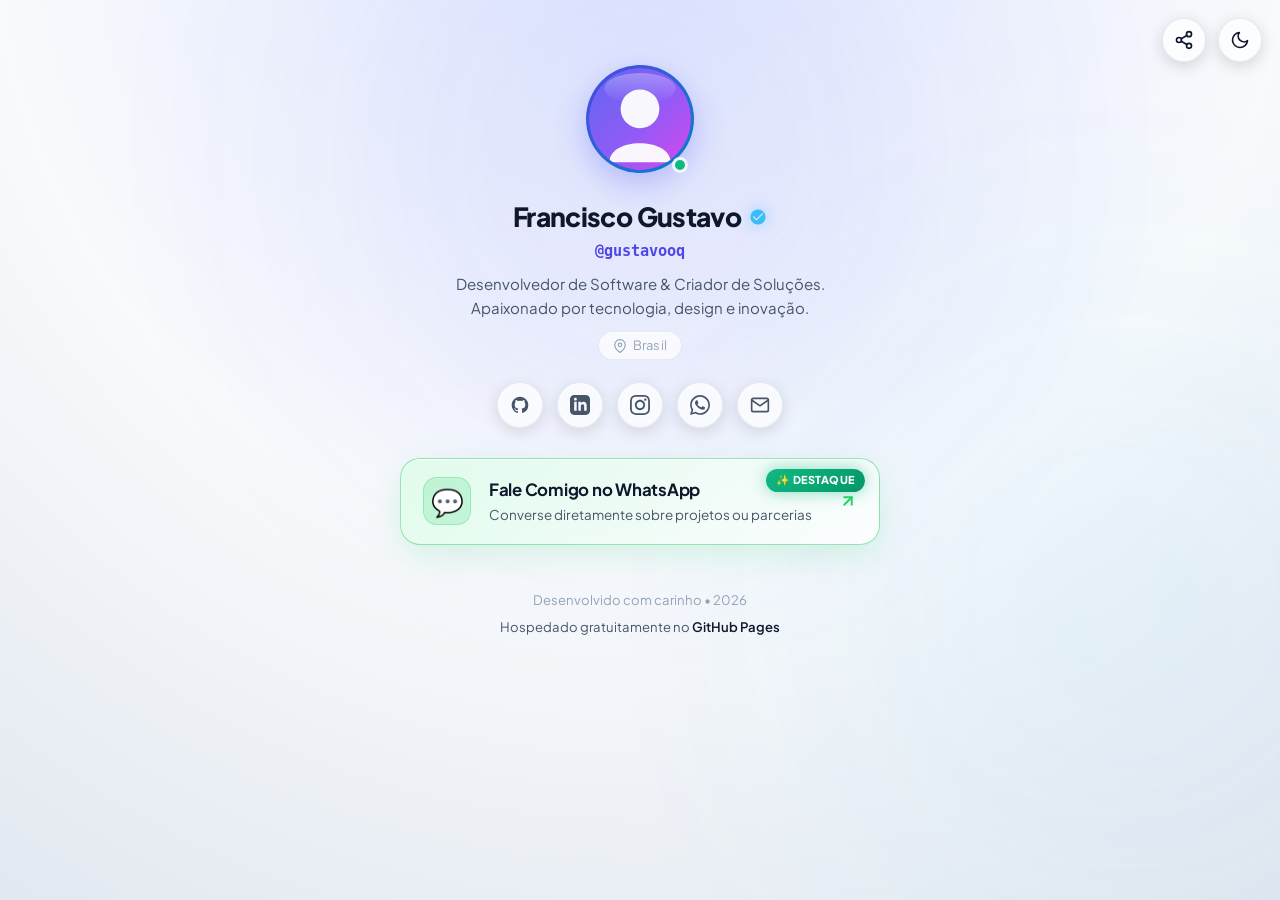
<file: index.html>
<!DOCTYPE html>
<html lang="pt-BR">
<head>
  <meta charset="UTF-8">
  <meta http-equiv="refresh" content="0; url=/links/">
  <meta name="viewport" content="width=device-width, initial-scale=1.0">
  <title>Redirecionando para /links...</title>
  <script>
    window.location.replace("/links/");
  </script>
  <style>
    body {
      background-color: #030712;
      color: #f8fafc;
      font-family: system-ui, -apple-system, sans-serif;
      display: flex;
      flex-direction: column;
      align-items: center;
      justify-content: center;
      height: 100vh;
      margin: 0;
      text-align: center;
    }
    a {
      color: #818cf8;
      text-decoration: none;
      margin-top: 12px;
      font-weight: 600;
    }
    a:hover {
      text-decoration: underline;
    }
  </style>
</head>
<body>
  <p>Redirecionando para a página de links...</p>
  <p><a href="/links/">Clique aqui caso não seja redirecionado automaticamente</a></p>
</body>
</html>
</file>
<file: links/style.css>
/* ==========================================================================
   Variáveis de Cores e Estilo Tech Glassmorphism
   ========================================================================== */
:root {
  /* Tema Escuro Tech (Padrão) */
  --bg-color: #060913;
  --bg-gradient: radial-gradient(circle at 50% -10%, #171b38 0%, #090d18 55%, #03060c 100%);
  --grid-line: rgba(255, 255, 255, 0.025);
  
  --glow-1: rgba(99, 102, 241, 0.22);
  --glow-2: rgba(56, 189, 248, 0.16);
  --glow-accent: rgba(168, 85, 247, 0.18);
  
  /* Efeito Vidro Fosco (Glassmorphism) */
  --glass-bg: rgba(15, 23, 42, 0.55);
  --glass-bg-hover: rgba(26, 36, 64, 0.7);
  --glass-border: rgba(255, 255, 255, 0.1);
  --glass-border-hover: rgba(99, 102, 241, 0.55);
  --glass-highlight: inset 0 1px 1px 0 rgba(255, 255, 255, 0.18);
  --glass-shadow: 0 8px 32px 0 rgba(0, 0, 0, 0.45);
  --glass-shadow-hover: 0 16px 40px -4px rgba(99, 102, 241, 0.35);

  --text-primary: #f8fafc;
  --text-secondary: #94a3b8;
  --text-muted: #64748b;
  
  --accent-color: #6366f1;
  --accent-gradient: linear-gradient(135deg, #6366f1 0%, #38bdf8 100%);
  --accent-light: rgba(99, 102, 241, 0.15);
  
  /* Card WhatsApp Especial */
  --wa-glass-bg: linear-gradient(135deg, rgba(37, 211, 102, 0.12) 0%, rgba(15, 23, 42, 0.65) 100%);
  --wa-border: rgba(37, 211, 102, 0.38);
  --wa-border-hover: rgba(37, 211, 102, 0.85);
  --wa-shadow-hover: 0 16px 45px -4px rgba(37, 211, 102, 0.35);
  --wa-badge: linear-gradient(135deg, #10b981 0%, #059669 100%);
  
  --btn-bg: rgba(255, 255, 255, 0.05);
  --btn-border: rgba(255, 255, 255, 0.12);
  --btn-hover: rgba(255, 255, 255, 0.12);
  
  --toast-bg: rgba(15, 23, 42, 0.95);
  --toast-text: #f8fafc;
}

[data-theme="light"] {
  /* Tema Claro Tech */
  --bg-color: #f1f5f9;
  --bg-gradient: radial-gradient(circle at 50% -10%, #e0e7ff 0%, #f8fafc 55%, #e2e8f0 100%);
  --grid-line: rgba(0, 0, 0, 0.035);
  
  --glow-1: rgba(99, 102, 241, 0.12);
  --glow-2: rgba(56, 189, 248, 0.1);
  --glow-accent: rgba(168, 85, 247, 0.08);
  
  --glass-bg: rgba(255, 255, 255, 0.7);
  --glass-bg-hover: rgba(255, 255, 255, 0.9);
  --glass-border: rgba(226, 232, 240, 0.9);
  --glass-border-hover: rgba(99, 102, 241, 0.5);
  --glass-highlight: inset 0 1px 1px 0 rgba(255, 255, 255, 0.9);
  --glass-shadow: 0 8px 30px 0 rgba(0, 0, 0, 0.06);
  --glass-shadow-hover: 0 14px 35px -4px rgba(99, 102, 241, 0.2);

  --text-primary: #0f172a;
  --text-secondary: #475569;
  --text-muted: #94a3b8;
  
  --accent-color: #4f46e5;
  --accent-gradient: linear-gradient(135deg, #4f46e5 0%, #0284c7 100%);
  --accent-light: rgba(99, 102, 241, 0.1);
  
  --wa-glass-bg: linear-gradient(135deg, rgba(220, 252, 231, 0.8) 0%, rgba(255, 255, 255, 0.8) 100%);
  --wa-border: rgba(34, 197, 94, 0.45);
  --wa-border-hover: rgba(34, 197, 94, 0.8);
  --wa-shadow-hover: 0 14px 35px -4px rgba(34, 197, 94, 0.25);
  --wa-badge: linear-gradient(135deg, #10b981 0%, #059669 100%);
  
  --btn-bg: rgba(255, 255, 255, 0.85);
  --btn-border: rgba(226, 232, 240, 1);
  --btn-hover: rgba(241, 245, 249, 1);
  
  --toast-bg: rgba(15, 23, 42, 0.94);
  --toast-text: #ffffff;
}

/* ==========================================================================
   Reset & Grid de Fundo Tech
   ========================================================================== */
* {
  margin: 0;
  padding: 0;
  box-sizing: border-box;
}

body {
  font-family: 'Plus Jakarta Sans', system-ui, -apple-system, BlinkMacSystemFont, 'Segoe UI', Roboto, sans-serif;
  background-color: var(--bg-color);
  background-image: 
    var(--bg-gradient),
    linear-gradient(var(--grid-line) 1px, transparent 1px),
    linear-gradient(90deg, var(--grid-line) 1px, transparent 1px);
  background-size: 100% 100%, 36px 36px, 36px 36px;
  background-attachment: fixed;
  color: var(--text-primary);
  min-height: 100vh;
  display: flex;
  flex-direction: column;
  align-items: center;
  position: relative;
  overflow-x: hidden;
  line-height: 1.5;
  -webkit-font-smoothing: antialiased;
  -moz-osx-font-smoothing: grayscale;
  transition: background-color 0.3s ease, color 0.3s ease;
}

/* Orbes de brilho suave ambiente */
.bg-glow {
  position: fixed;
  width: 550px;
  height: 550px;
  border-radius: 50%;
  filter: blur(140px);
  pointer-events: none;
  z-index: 0;
  opacity: 0.75;
}

.bg-glow-1 {
  top: -120px;
  left: 50%;
  transform: translateX(-50%);
  background: var(--glow-1);
}

.bg-glow-2 {
  bottom: 20px;
  right: -120px;
  background: var(--glow-2);
}

/* ==========================================================================
   Barra de Ações Rápidas no Topo
   ========================================================================== */
.top-nav {
  position: fixed;
  top: 18px;
  right: 18px;
  display: flex;
  gap: 12px;
  z-index: 100;
}

.nav-btn {
  position: relative;
  overflow: hidden;
  background: var(--glass-bg);
  border: 1px solid var(--glass-border);
  box-shadow: var(--glass-highlight), 0 4px 16px rgba(0, 0, 0, 0.15);
  color: var(--text-primary);
  width: 44px;
  height: 44px;
  border-radius: 50%;
  display: flex;
  align-items: center;
  justify-content: center;
  cursor: pointer;
  backdrop-filter: blur(16px);
  -webkit-backdrop-filter: blur(16px);
  transition: all 0.25s cubic-bezier(0.4, 0, 0.2, 1);
}

.nav-btn:hover {
  background: var(--glass-bg-hover);
  border-color: var(--glass-border-hover);
  transform: translateY(-2px) scale(1.05);
  box-shadow: 0 8px 24px rgba(99, 102, 241, 0.3), var(--glass-highlight);
}

.nav-btn:active {
  transform: translateY(0) scale(0.95);
}

/* Alternância dos ícones de tema */
[data-theme="dark"] .sun-icon {
  display: block;
}
[data-theme="dark"] .moon-icon {
  display: none;
}
[data-theme="light"] .sun-icon {
  display: none;
}
[data-theme="light"] .moon-icon {
  display: block;
}

/* ==========================================================================
   Container Principal
   ========================================================================== */
.container {
  width: 100%;
  max-width: 520px;
  padding: 65px 20px 45px;
  display: flex;
  flex-direction: column;
  align-items: center;
  z-index: 1;
}

/* ==========================================================================
   Perfil
   ========================================================================== */
.profile {
  display: flex;
  flex-direction: column;
  align-items: center;
  text-align: center;
  margin-bottom: 30px;
  width: 100%;
}

.avatar-wrapper {
  position: relative;
  margin-bottom: 18px;
}

.avatar {
  width: 108px;
  height: 108px;
  border-radius: 50%;
  object-fit: cover;
  padding: 3px;
  background: var(--accent-gradient);
  box-shadow: 0 10px 30px rgba(99, 102, 241, 0.35);
  transition: transform 0.35s cubic-bezier(0.175, 0.885, 0.32, 1.275);
}

.avatar-wrapper:hover .avatar {
  transform: scale(1.05) rotate(2deg);
}

/* Indicador de status online pulsante */
.status-badge {
  position: absolute;
  bottom: 6px;
  right: 6px;
  width: 16px;
  height: 16px;
  background-color: #10b981;
  border: 3px solid var(--bg-color);
  border-radius: 50%;
  box-shadow: 0 0 0 0 rgba(16, 185, 129, 0.7);
  animation: pulse-ring 2.2s infinite;
}

@keyframes pulse-ring {
  0% {
    box-shadow: 0 0 0 0 rgba(16, 185, 129, 0.8);
  }
  70% {
    box-shadow: 0 0 0 9px rgba(16, 185, 129, 0);
  }
  100% {
    box-shadow: 0 0 0 0 rgba(16, 185, 129, 0);
  }
}

.profile-info .name {
  font-size: 1.65rem;
  font-weight: 800;
  display: inline-flex;
  align-items: center;
  justify-content: center;
  gap: 8px;
  letter-spacing: -0.025em;
}

.verified-icon {
  color: #38bdf8;
  filter: drop-shadow(0 0 8px rgba(56, 189, 248, 0.6));
}

.profile-info .handle {
  font-size: 0.95rem;
  font-weight: 600;
  color: var(--accent-color);
  margin-top: 3px;
  letter-spacing: -0.01em;
  font-family: ui-monospace, SFMono-Regular, Menlo, Monaco, Consolas, monospace;
}

.profile-info .bio {
  font-size: 0.94rem;
  color: var(--text-secondary);
  max-width: 420px;
  margin-top: 10px;
  line-height: 1.55;
}

.location-tag {
  display: inline-flex;
  align-items: center;
  gap: 6px;
  font-size: 0.8rem;
  color: var(--text-muted);
  margin-top: 12px;
  background: var(--glass-bg);
  border: 1px solid var(--glass-border);
  box-shadow: var(--glass-highlight);
  padding: 4px 14px;
  border-radius: 20px;
  backdrop-filter: blur(12px);
  -webkit-backdrop-filter: blur(12px);
  letter-spacing: 0.02em;
}

/* ==========================================================================
   Barra de Ícones de Redes Sociais
   ========================================================================== */
.social-bar {
  display: flex;
  align-items: center;
  justify-content: center;
  gap: 14px;
  margin-top: 22px;
  flex-wrap: wrap;
}

.social-icon {
  position: relative;
  overflow: hidden;
  display: flex;
  align-items: center;
  justify-content: center;
  width: 46px;
  height: 46px;
  border-radius: 50%;
  background: var(--glass-bg);
  border: 1px solid var(--glass-border);
  box-shadow: var(--glass-highlight), 0 4px 16px rgba(0, 0, 0, 0.12);
  color: var(--text-secondary);
  text-decoration: none;
  transition: all 0.3s cubic-bezier(0.25, 0.8, 0.25, 1);
  backdrop-filter: blur(16px);
  -webkit-backdrop-filter: blur(16px);
}

/* Brilho que passa por cima do ícone social ao passar o mouse */
.social-icon::after {
  content: '';
  position: absolute;
  top: 0;
  left: -150%;
  width: 80%;
  height: 100%;
  background: linear-gradient(
    105deg,
    transparent 0%,
    rgba(255, 255, 255, 0.4) 50%,
    transparent 100%
  );
  transform: skewX(-25deg);
  transition: left 0.65s cubic-bezier(0.19, 1, 0.22, 1);
  pointer-events: none;
}

.social-icon:hover::after {
  left: 170%;
}

.social-icon:hover {
  color: var(--text-primary);
  background: var(--glass-bg-hover);
  border-color: var(--glass-border-hover);
  transform: translateY(-4px) scale(1.08);
  box-shadow: 0 10px 24px rgba(99, 102, 241, 0.35), var(--glass-highlight);
}

/* ==========================================================================
   Lista de Links (Glassmorphism + Efeito de Brilho Dinâmico)
   ========================================================================== */
.links-list {
  display: flex;
  flex-direction: column;
  gap: 16px;
  width: 100%;
}

.link-card {
  position: relative;
  display: flex;
  align-items: center;
  padding: 18px 22px;
  background: var(--glass-bg);
  border: 1px solid var(--glass-border);
  border-radius: 20px;
  text-decoration: none;
  color: inherit;
  box-shadow: var(--glass-highlight), var(--glass-shadow);
  backdrop-filter: blur(20px) saturate(180%);
  -webkit-backdrop-filter: blur(20px) saturate(180%);
  transition: all 0.35s cubic-bezier(0.25, 0.8, 0.25, 1);
  overflow: hidden;
}

/* 🌟 EFEITO DE BRILHO QUE PASSA POR CIMA AO PASSAR O MOUSE 🌟 */
.link-card::before {
  content: '';
  position: absolute;
  top: 0;
  left: -150%;
  width: 90%;
  height: 100%;
  background: linear-gradient(
    110deg,
    transparent 20%,
    rgba(255, 255, 255, 0.05) 35%,
    rgba(255, 255, 255, 0.32) 50%,
    rgba(255, 255, 255, 0.05) 65%,
    transparent 80%
  );
  transform: skewX(-25deg);
  transition: left 0.85s cubic-bezier(0.19, 1, 0.22, 1);
  pointer-events: none;
  z-index: 10;
}

.link-card:hover::before {
  left: 170%;
}

.link-card:hover {
  background: var(--glass-bg-hover);
  border-color: var(--glass-border-hover);
  transform: translateY(-4px) scale(1.015);
  box-shadow: var(--glass-highlight), var(--glass-shadow-hover);
}

.link-card:active {
  transform: translateY(-1px) scale(0.99);
}

.card-icon {
  font-size: 1.65rem;
  width: 48px;
  height: 48px;
  display: flex;
  align-items: center;
  justify-content: center;
  background: var(--accent-light);
  border-radius: 14px;
  flex-shrink: 0;
  margin-right: 18px;
  border: 1px solid rgba(255, 255, 255, 0.08);
  box-shadow: inset 0 1px 1px rgba(255, 255, 255, 0.15);
  transition: transform 0.3s cubic-bezier(0.34, 1.56, 0.64, 1);
}

.link-card:hover .card-icon {
  transform: scale(1.15) rotate(4deg);
}

.card-text {
  flex: 1;
  display: flex;
  flex-direction: column;
  gap: 3px;
  min-width: 0;
}

.card-title {
  font-size: 1.05rem;
  font-weight: 700;
  color: var(--text-primary);
  letter-spacing: -0.015em;
  white-space: nowrap;
  overflow: hidden;
  text-overflow: ellipsis;
}

.card-desc {
  font-size: 0.84rem;
  color: var(--text-secondary);
  white-space: nowrap;
  overflow: hidden;
  text-overflow: ellipsis;
}

.card-arrow {
  color: var(--text-muted);
  display: flex;
  align-items: center;
  justify-content: center;
  margin-left: 14px;
  flex-shrink: 0;
  transition: transform 0.3s ease, color 0.3s ease;
}

.link-card:hover .card-arrow {
  color: var(--accent-color);
  transform: translateX(5px);
}

/* ==========================================================================
   Card em Destaque Especial (WhatsApp Tech Glass)
   ========================================================================== */
.link-card.featured {
  background: var(--wa-glass-bg);
  border-color: var(--wa-border);
  box-shadow: var(--glass-highlight), 0 10px 35px -5px rgba(37, 211, 102, 0.2);
}

.link-card.featured:hover {
  border-color: var(--wa-border-hover);
  box-shadow: var(--glass-highlight), var(--wa-shadow-hover);
}

.link-card.featured .card-icon {
  background: rgba(37, 211, 102, 0.18);
  border-color: rgba(37, 211, 102, 0.3);
}

.link-card.featured .card-arrow {
  color: #25d366;
}

.card-badge {
  position: absolute;
  top: 10px;
  right: 14px;
  background: var(--wa-badge);
  color: #ffffff;
  font-size: 0.68rem;
  font-weight: 800;
  padding: 3px 10px;
  border-radius: 20px;
  letter-spacing: 0.05em;
  text-transform: uppercase;
  box-shadow: 0 0 16px rgba(16, 185, 129, 0.5);
}

/* ==========================================================================
   Rodapé
   ========================================================================== */
.footer {
  margin-top: 45px;
  text-align: center;
  font-size: 0.82rem;
  color: var(--text-muted);
  display: flex;
  flex-direction: column;
  gap: 8px;
}

.footer a {
  color: var(--text-secondary);
  text-decoration: none;
  transition: color 0.2s;
}

.footer a:hover {
  color: var(--accent-color);
}

.footer strong {
  font-weight: 600;
  color: var(--text-primary);
}

/* ==========================================================================
   Toast Notification (Alerta de Link Copiado)
   ========================================================================== */
.toast {
  position: fixed;
  bottom: -60px;
  left: 50%;
  transform: translateX(-50%);
  background: var(--toast-bg);
  color: var(--toast-text);
  padding: 12px 24px;
  border-radius: 30px;
  font-size: 0.9rem;
  font-weight: 600;
  box-shadow: 0 12px 35px rgba(0, 0, 0, 0.45);
  border: 1px solid rgba(255, 255, 255, 0.15);
  backdrop-filter: blur(16px);
  -webkit-backdrop-filter: blur(16px);
  transition: all 0.4s cubic-bezier(0.175, 0.885, 0.32, 1.275);
  opacity: 0;
  pointer-events: none;
  z-index: 1000;
}

.toast.show {
  bottom: 30px;
  opacity: 1;
}

/* ==========================================================================
   Responsividade para Celulares
   ========================================================================== */
@media (max-width: 480px) {
  .container {
    padding: 55px 16px 35px;
  }
  
  .avatar {
    width: 95px;
    height: 95px;
  }
  
  .profile-info .name {
    font-size: 1.45rem;
  }
  
  .link-card {
    padding: 16px 18px;
    border-radius: 18px;
  }
  
  .card-icon {
    width: 42px;
    height: 42px;
    font-size: 1.4rem;
    margin-right: 14px;
  }
  
  .card-title {
    font-size: 0.96rem;
  }
  
  .card-desc {
    font-size: 0.79rem;
  }
}
</file>
